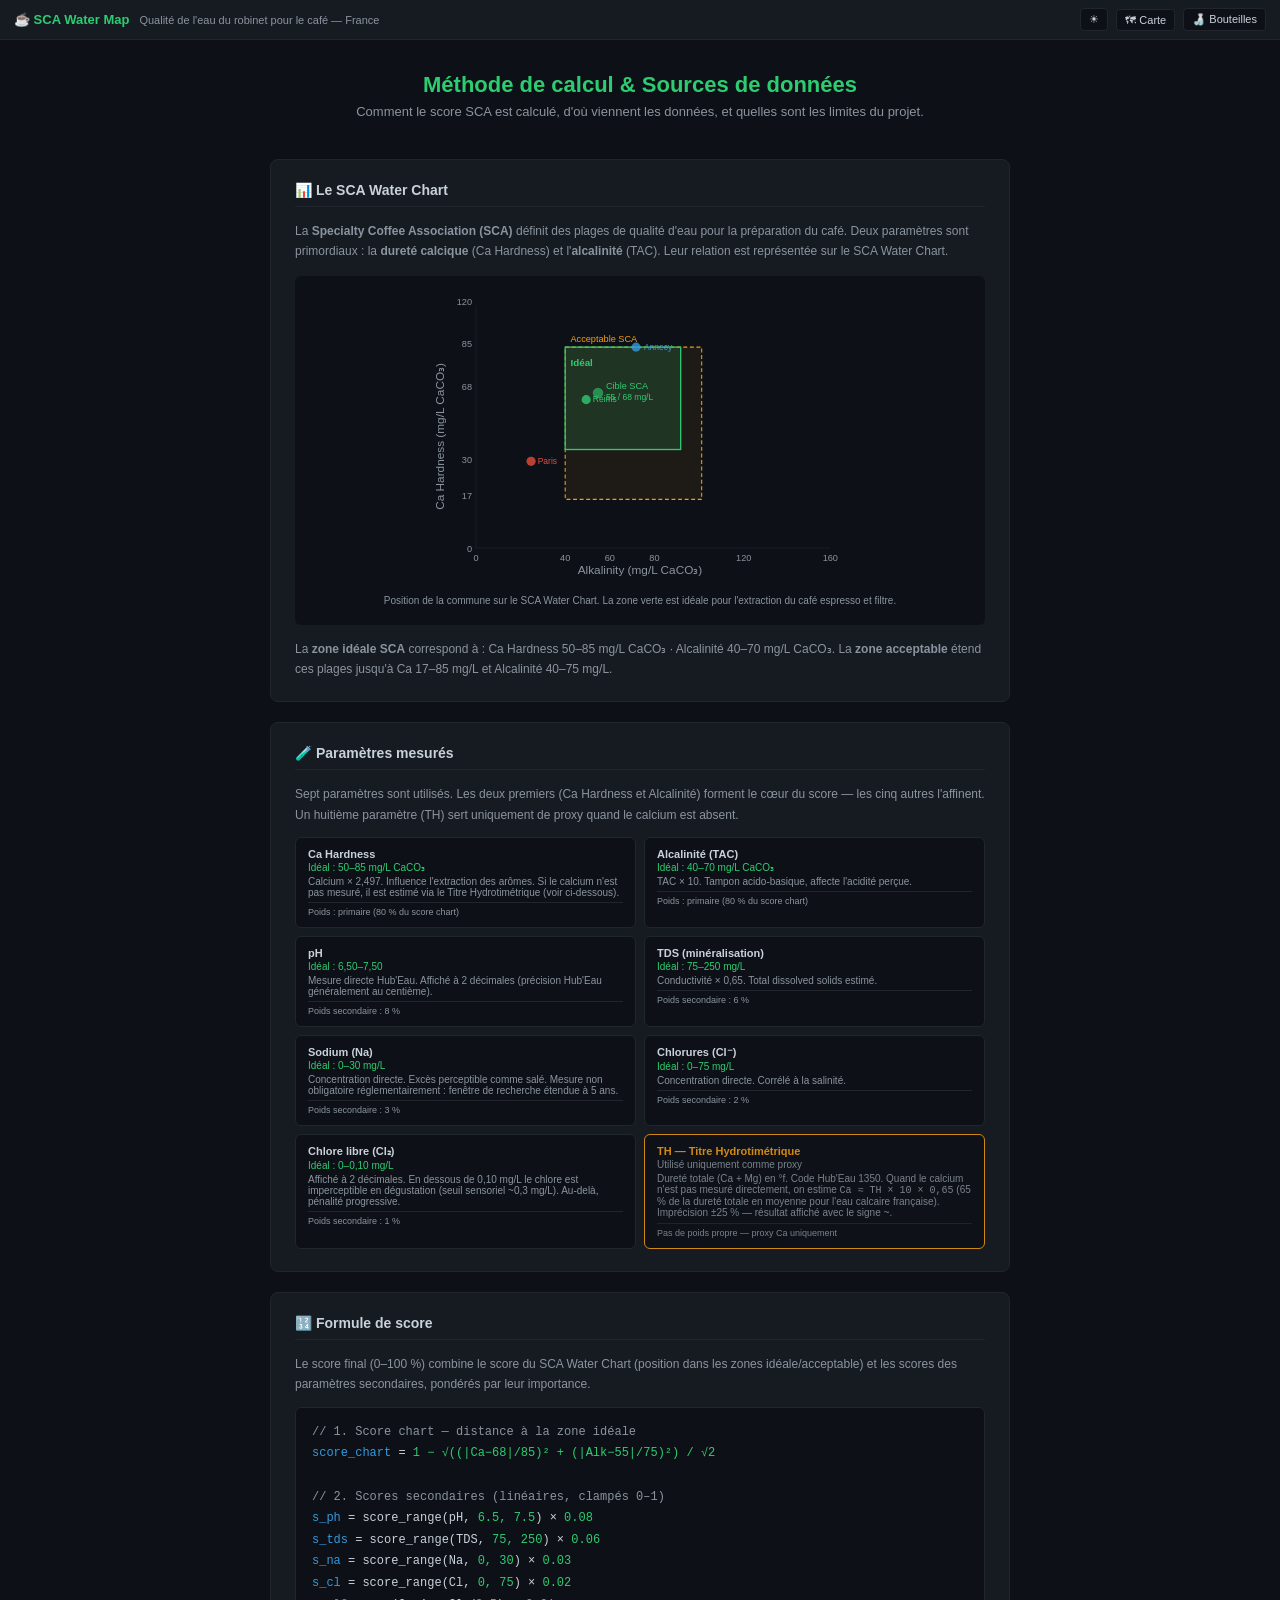
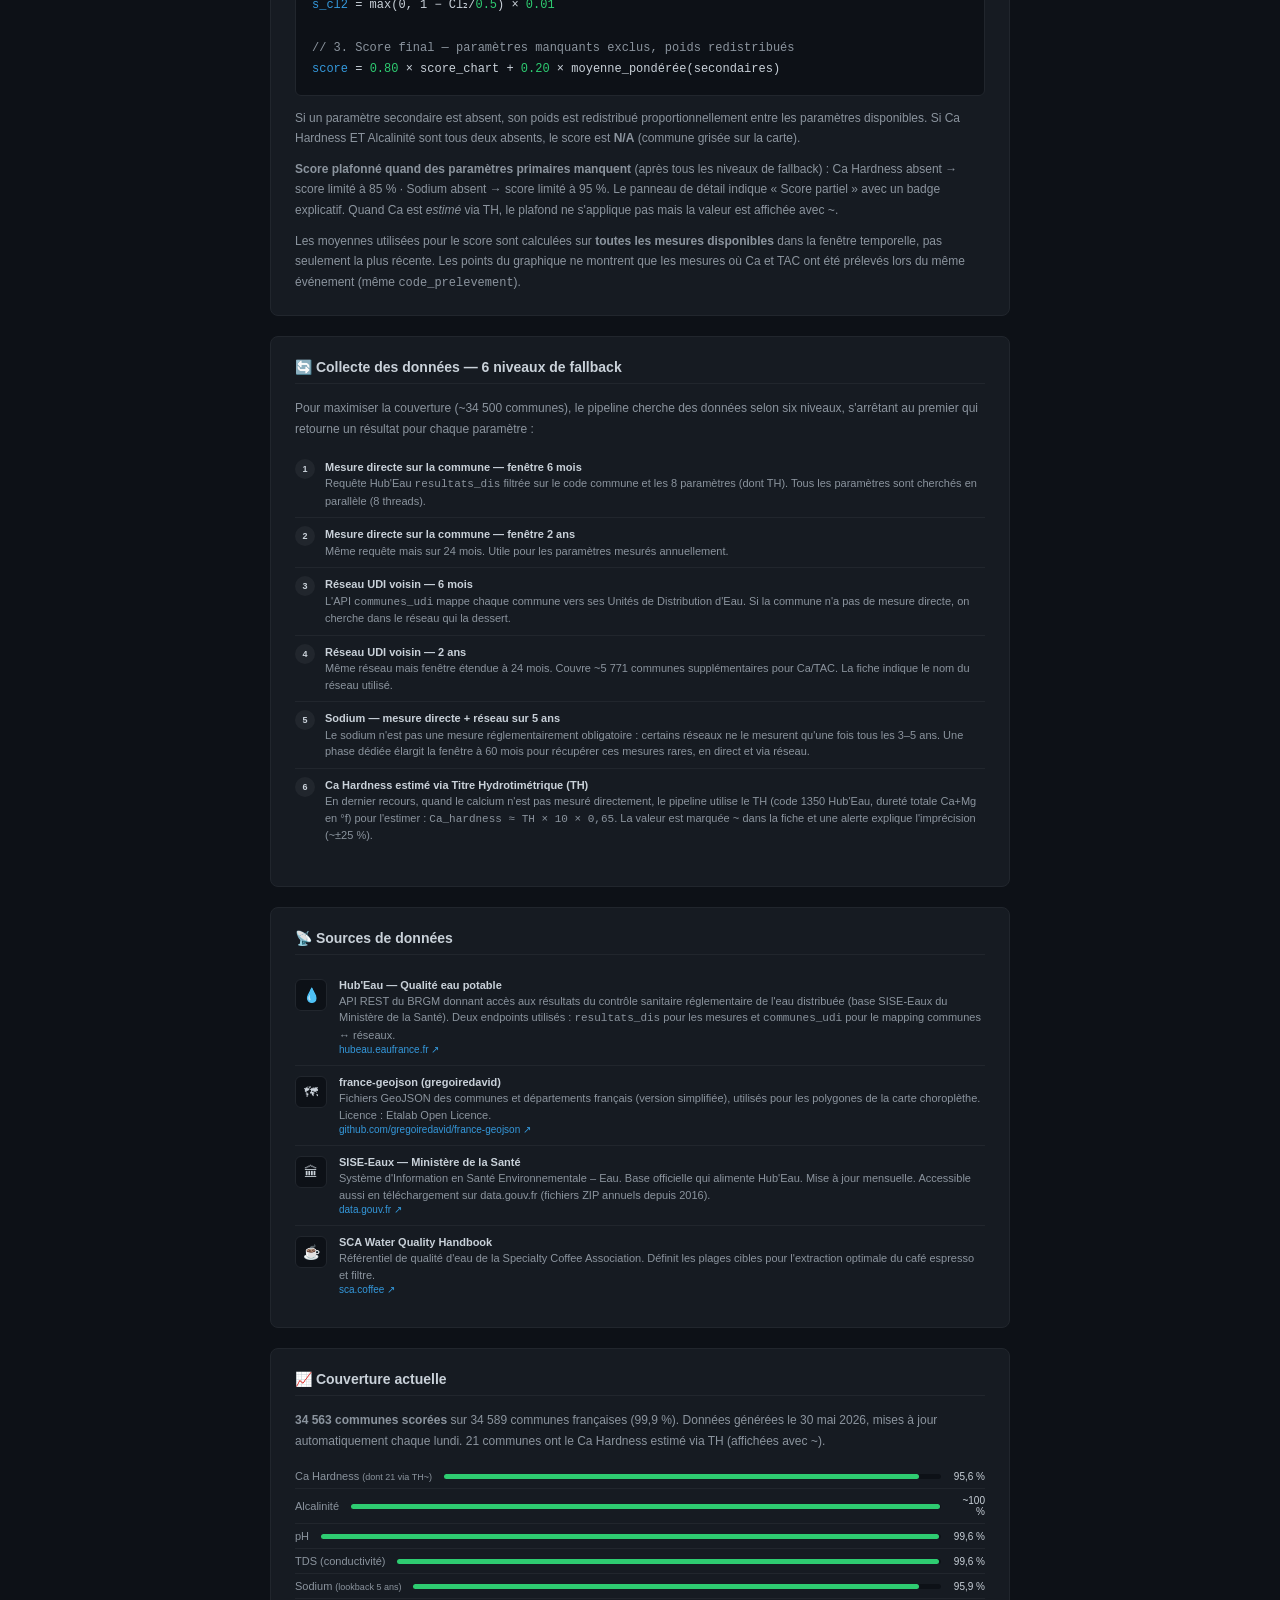
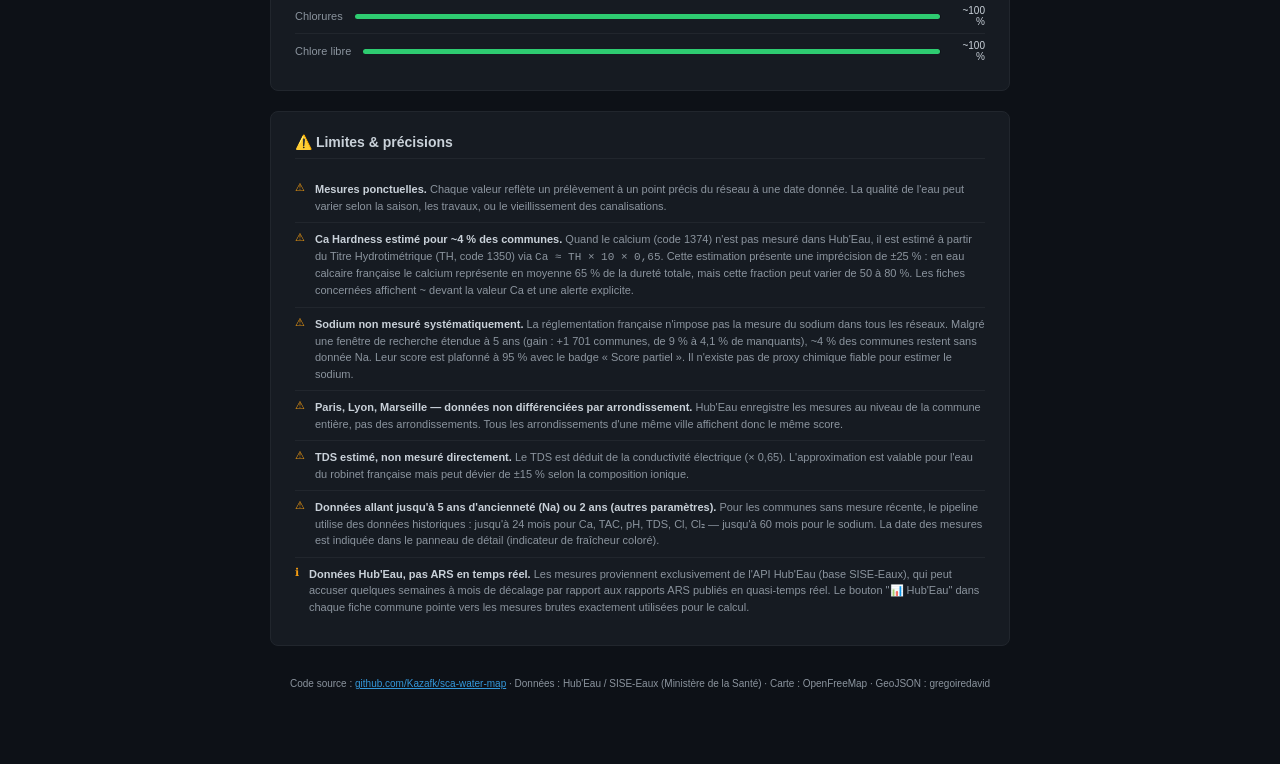
<file: about.html>
<!DOCTYPE html>
<html lang="fr">
<head>
  <meta charset="UTF-8">
  <meta name="viewport" content="width=device-width, initial-scale=1.0">
  <title>Méthode & Sources — SCA Water Map</title>
  <link rel="stylesheet" href="style.css">
  <style>
    body { overflow: auto; }

    #about-layout {
      max-width: 780px;
      margin: 0 auto;
      padding: 32px 20px 80px;
    }

    .about-hero {
      text-align: center;
      margin-bottom: 40px;
    }
    .about-hero h1 {
      font-size: 22px;
      font-weight: bold;
      color: var(--green);
      margin-bottom: 6px;
    }
    .about-hero p {
      color: var(--muted);
      font-size: 13px;
    }

    .about-section {
      background: var(--surface);
      border: 1px solid var(--border);
      border-radius: 8px;
      padding: 22px 24px;
      margin-bottom: 20px;
    }
    .about-section h2 {
      font-size: 14px;
      font-weight: bold;
      color: var(--text);
      margin-bottom: 14px;
      padding-bottom: 8px;
      border-bottom: 1px solid var(--border);
      display: flex;
      align-items: center;
      gap: 8px;
    }
    .about-section p {
      color: var(--muted);
      font-size: 12px;
      line-height: 1.7;
      margin-bottom: 10px;
    }
    .about-section p:last-child { margin-bottom: 0; }

    /* Paramètres table */
    .param-grid {
      display: grid;
      grid-template-columns: 1fr 1fr;
      gap: 8px;
      margin-top: 12px;
    }
    @media (max-width: 600px) { .param-grid { grid-template-columns: 1fr; } }

    .param-card {
      background: var(--bg);
      border: 1px solid var(--border);
      border-radius: 6px;
      padding: 10px 12px;
    }
    .param-card-name {
      font-size: 11px;
      font-weight: bold;
      color: var(--text);
      margin-bottom: 2px;
    }
    .param-card-range {
      font-size: 10px;
      color: var(--green);
    }
    .param-card-note {
      font-size: 10px;
      color: var(--muted);
      margin-top: 3px;
    }
    .param-card-weight {
      font-size: 9px;
      color: var(--muted);
      margin-top: 4px;
      padding-top: 4px;
      border-top: 1px solid var(--border);
    }

    /* SCA Chart SVG intégré */
    .sca-chart-container {
      background: var(--bg);
      border-radius: 6px;
      padding: 16px;
      margin: 14px 0;
      text-align: center;
    }

    /* Score formula */
    .formula-box {
      background: var(--bg);
      border: 1px solid var(--border);
      border-radius: 6px;
      padding: 14px 16px;
      margin: 12px 0;
      font-size: 12px;
      font-family: monospace;
      color: var(--text);
      line-height: 1.8;
    }
    .formula-box .comment { color: var(--muted); }
    .formula-box .val { color: var(--green); }
    .formula-box .key { color: var(--blue); }

    /* Fallback steps */
    .fallback-steps {
      counter-reset: step;
      margin: 12px 0;
    }
    .fallback-step {
      display: flex;
      align-items: flex-start;
      gap: 10px;
      padding: 8px 0;
      border-bottom: 1px solid var(--border);
      font-size: 11px;
    }
    .fallback-step:last-child { border-bottom: none; }
    .fallback-step-num {
      width: 20px;
      height: 20px;
      background: var(--border);
      border-radius: 50%;
      display: flex;
      align-items: center;
      justify-content: center;
      font-size: 9px;
      font-weight: bold;
      flex-shrink: 0;
      color: var(--text);
    }
    .fallback-step-content { flex: 1; color: var(--muted); line-height: 1.5; }
    .fallback-step-content strong { color: var(--text); }

    /* Sources list */
    .source-item {
      display: flex;
      gap: 12px;
      padding: 10px 0;
      border-bottom: 1px solid var(--border);
      font-size: 11px;
    }
    .source-item:last-child { border-bottom: none; }
    .source-icon {
      width: 32px;
      height: 32px;
      background: var(--bg);
      border: 1px solid var(--border);
      border-radius: 6px;
      display: flex;
      align-items: center;
      justify-content: center;
      font-size: 14px;
      flex-shrink: 0;
    }
    .source-name { font-weight: bold; color: var(--text); margin-bottom: 2px; }
    .source-desc { color: var(--muted); line-height: 1.5; }
    .source-link { color: var(--blue); text-decoration: none; font-size: 10px; }
    .source-link:hover { text-decoration: underline; }

    /* Coverage badges */
    .coverage-row {
      display: flex;
      justify-content: space-between;
      align-items: center;
      padding: 6px 0;
      border-bottom: 1px solid var(--border);
      font-size: 11px;
    }
    .coverage-row:last-child { border-bottom: none; }
    .coverage-param { color: var(--muted); }
    .coverage-bar-wrap { flex: 1; margin: 0 12px; }
    .coverage-bar-bg { background: var(--bg); border-radius: 3px; height: 5px; }
    .coverage-bar-fill { height: 100%; border-radius: 3px; }
    .coverage-pct { font-size: 10px; color: var(--text); width: 32px; text-align: right; }

    /* Limitations */
    .limit-item {
      display: flex;
      gap: 10px;
      padding: 8px 0;
      font-size: 11px;
      border-bottom: 1px solid var(--border);
    }
    .limit-item:last-child { border-bottom: none; }
    .limit-icon { color: var(--orange); flex-shrink: 0; }
    .limit-text { color: var(--muted); line-height: 1.5; }
    .limit-text strong { color: var(--text); }

    /* Back link */
    .back-link {
      display: inline-flex;
      align-items: center;
      gap: 6px;
      color: var(--muted);
      text-decoration: none;
      font-size: 11px;
      margin-bottom: 28px;
    }
    .back-link:hover { color: var(--text); }
  </style>
</head>
<body>
  <!-- Thème appliqué immédiatement pour éviter le flash clair→sombre -->
  <script>if(localStorage.getItem('sca-theme')==='light')document.body.dataset.theme='light';</script>
  <header id="topbar">
    <div id="brand">
      <span id="brand-title">☕ SCA Water Map</span>
      <span id="brand-subtitle">Qualité de l'eau du robinet pour le café — France</span>
    </div>
    <div id="controls">
      <button id="btn-theme" class="btn-icon" title="Basculer thème"></button>
      <a href="index.html"   class="btn-icon" style="text-decoration:none">🗺 Carte</a>
      <a href="bottled.html" class="btn-icon" style="text-decoration:none">🍶 Bouteilles</a>
    </div>
  </header>

  <div id="about-layout">
    <div class="about-hero">
      <h1>Méthode de calcul & Sources de données</h1>
      <p>Comment le score SCA est calculé, d'où viennent les données, et quelles sont les limites du projet.</p>
    </div>

    <!-- ── SCA Water Chart ─────────────────────────────────────────────── -->
    <div class="about-section">
      <h2>📊 Le SCA Water Chart</h2>
      <p>
        La <strong>Specialty Coffee Association (SCA)</strong> définit des plages de qualité d'eau pour la préparation du café.
        Deux paramètres sont primordiaux : la <strong>dureté calcique</strong> (Ca Hardness) et l'<strong>alcalinité</strong> (TAC).
        Leur relation est représentée sur le SCA Water Chart.
      </p>

      <div class="sca-chart-container">
        <svg viewBox="0 0 320 220" style="width:100%;max-width:420px">
          <rect width="320" height="220" style="fill:var(--bg)" rx="6"/>

          <!-- Axes labels -->
          <text x="160" y="215" style="fill:var(--muted)" font-size="9" text-anchor="middle" font-family="sans-serif">Alkalinity (mg/L CaCO₃)</text>
          <text x="11" y="110" style="fill:var(--muted)" font-size="9" text-anchor="middle" font-family="sans-serif" transform="rotate(-90,11,110)">Ca Hardness (mg/L CaCO₃)</text>

          <!-- Grid lines -->
          <line x1="35" y1="10" x2="35" y2="195" style="stroke:var(--border)" stroke-width="0.5"/>
          <line x1="35" y1="195" x2="305" y2="195" style="stroke:var(--border)" stroke-width="0.5"/>

          <!-- Axis ticks X -->
          <text x="35"  y="205" style="fill:var(--muted)" font-size="7" text-anchor="middle" font-family="sans-serif">0</text>
          <text x="103" y="205" style="fill:var(--muted)" font-size="7" text-anchor="middle" font-family="sans-serif">40</text>
          <text x="137" y="205" style="fill:var(--muted)" font-size="7" text-anchor="middle" font-family="sans-serif">60</text>
          <text x="171" y="205" style="fill:var(--muted)" font-size="7" text-anchor="middle" font-family="sans-serif">80</text>
          <text x="239" y="205" style="fill:var(--muted)" font-size="7" text-anchor="middle" font-family="sans-serif">120</text>
          <text x="305" y="205" style="fill:var(--muted)" font-size="7" text-anchor="middle" font-family="sans-serif">160</text>

          <!-- Axis ticks Y -->
          <text x="32" y="198" style="fill:var(--muted)" font-size="7" text-anchor="end" font-family="sans-serif">0</text>
          <text x="32" y="158" style="fill:var(--muted)" font-size="7" text-anchor="end" font-family="sans-serif">17</text>
          <text x="32" y="130" style="fill:var(--muted)" font-size="7" text-anchor="end" font-family="sans-serif">30</text>
          <text x="32" y="75"  style="fill:var(--muted)" font-size="7" text-anchor="end" font-family="sans-serif">68</text>
          <text x="32" y="42"  style="fill:var(--muted)" font-size="7" text-anchor="end" font-family="sans-serif">85</text>
          <text x="32" y="10"  style="fill:var(--muted)" font-size="7" text-anchor="end" font-family="sans-serif">120</text>

          <!-- Scale helpers -->
          <!-- sx(v) = 35 + v/160*270, sy(v) = 195 - v/120*185 -->

          <!-- Acceptable zone (alk 40-75, ca 17-85) -->
          <rect x="103" y="42" width="104" height="116"
                fill="#f39c12" fill-opacity=".07" stroke="#f39c12" stroke-width="0.8" stroke-dasharray="3,2"/>
          <text x="107" y="38" fill="#f39c12" font-size="7" font-family="sans-serif">Acceptable SCA</text>

          <!-- Ideal zone (alk 40-70, ca 50-85) -->
          <rect x="103" y="42" width="88" height="78"
                fill="#2ecc71" fill-opacity=".14" stroke="#2ecc71" stroke-width="1"/>
          <text x="107" y="56" fill="#2ecc71" font-size="7.5" font-family="sans-serif" font-weight="bold">Idéal</text>

          <!-- Target point (alk=55, ca=68) → sx(55)=128, sy(68)=77 -->
          <circle cx="128" cy="77" r="4" fill="#2ecc71" fill-opacity=".6"/>
          <text x="134" y="74" fill="#2ecc71" font-size="7" font-family="sans-serif">Cible SCA</text>
          <text x="134" y="82" fill="#2ecc71" font-size="6.5" font-family="sans-serif">55 / 68 mg/L</text>

          <!-- Example city dots -->
          <!-- Annecy: alk≈72, ca≈85 → sx(72)=157, sy(85)=42 -->
          <circle cx="157" cy="42" r="3.5" fill="#3498db" fill-opacity=".8"/>
          <text x="163" y="44" fill="#3498db" font-size="6.5" font-family="sans-serif">Annecy</text>

          <!-- Paris: alk≈25, ca≈43 → sx(25)=77, sy(43)=129 -->
          <circle cx="77" cy="129" r="3.5" fill="#e74c3c" fill-opacity=".8"/>
          <text x="82" y="131" fill="#e74c3c" font-size="6.5" font-family="sans-serif">Paris</text>

          <!-- Reims: alk≈50, ca≈65 → sx(50)=119, sy(65)=82 -->
          <circle cx="119" cy="82" r="3.5" fill="#2ecc71" fill-opacity=".8"/>
          <text x="124" y="84" fill="#2ecc71" font-size="6.5" font-family="sans-serif">Reims</text>
        </svg>
        <p style="font-size:10px;color:var(--muted);margin-top:8px;margin-bottom:0">
          Position de la commune sur le SCA Water Chart. La zone verte est idéale pour l'extraction du café espresso et filtre.
        </p>
      </div>

      <p>
        La <strong>zone idéale SCA</strong> correspond à : Ca Hardness 50–85 mg/L CaCO₃ · Alcalinité 40–70 mg/L CaCO₃.
        La <strong>zone acceptable</strong> étend ces plages jusqu'à Ca 17–85 mg/L et Alcalinité 40–75 mg/L.
      </p>
    </div>

    <!-- ── Paramètres ──────────────────────────────────────────────────── -->
    <div class="about-section">
      <h2>🧪 Paramètres mesurés</h2>
      <p>Sept paramètres sont utilisés. Les deux premiers (Ca Hardness et Alcalinité) forment le cœur du score — les cinq autres l'affinent.
         Un huitième paramètre (TH) sert uniquement de proxy quand le calcium est absent.</p>

      <div class="param-grid">
        <div class="param-card">
          <div class="param-card-name">Ca Hardness</div>
          <div class="param-card-range">Idéal : 50–85 mg/L CaCO₃</div>
          <div class="param-card-note">Calcium × 2,497. Influence l'extraction des arômes.
            Si le calcium n'est pas mesuré, il est estimé via le Titre Hydrotimétrique (voir ci-dessous).</div>
          <div class="param-card-weight">Poids : primaire (80 % du score chart)</div>
        </div>
        <div class="param-card">
          <div class="param-card-name">Alcalinité (TAC)</div>
          <div class="param-card-range">Idéal : 40–70 mg/L CaCO₃</div>
          <div class="param-card-note">TAC × 10. Tampon acido-basique, affecte l'acidité perçue.</div>
          <div class="param-card-weight">Poids : primaire (80 % du score chart)</div>
        </div>
        <div class="param-card">
          <div class="param-card-name">pH</div>
          <div class="param-card-range">Idéal : 6,50–7,50</div>
          <div class="param-card-note">Mesure directe Hub'Eau. Affiché à 2 décimales (précision Hub'Eau généralement au centième).</div>
          <div class="param-card-weight">Poids secondaire : 8 %</div>
        </div>
        <div class="param-card">
          <div class="param-card-name">TDS (minéralisation)</div>
          <div class="param-card-range">Idéal : 75–250 mg/L</div>
          <div class="param-card-note">Conductivité × 0,65. Total dissolved solids estimé.</div>
          <div class="param-card-weight">Poids secondaire : 6 %</div>
        </div>
        <div class="param-card">
          <div class="param-card-name">Sodium (Na)</div>
          <div class="param-card-range">Idéal : 0–30 mg/L</div>
          <div class="param-card-note">Concentration directe. Excès perceptible comme salé.
            Mesure non obligatoire réglementairement : fenêtre de recherche étendue à 5 ans.</div>
          <div class="param-card-weight">Poids secondaire : 3 %</div>
        </div>
        <div class="param-card">
          <div class="param-card-name">Chlorures (Cl⁻)</div>
          <div class="param-card-range">Idéal : 0–75 mg/L</div>
          <div class="param-card-note">Concentration directe. Corrélé à la salinité.</div>
          <div class="param-card-weight">Poids secondaire : 2 %</div>
        </div>
        <div class="param-card">
          <div class="param-card-name">Chlore libre (Cl₂)</div>
          <div class="param-card-range">Idéal : 0–0,10 mg/L</div>
          <div class="param-card-note">Affiché à 2 décimales. En dessous de 0,10 mg/L le chlore est imperceptible en dégustation (seuil sensoriel ~0,3 mg/L). Au-delà, pénalité progressive.</div>
          <div class="param-card-weight">Poids secondaire : 1 %</div>
        </div>
        <div class="param-card" style="border-color:var(--orange);opacity:.85">
          <div class="param-card-name" style="color:var(--orange)">TH — Titre Hydrotimétrique</div>
          <div class="param-card-range" style="color:var(--muted)">Utilisé uniquement comme proxy</div>
          <div class="param-card-note">Dureté totale (Ca + Mg) en °f. Code Hub'Eau 1350.
            Quand le calcium n'est pas mesuré directement, on estime <code>Ca ≈ TH × 10 × 0,65</code>
            (65 % de la dureté totale en moyenne pour l'eau calcaire française).
            Imprécision ±25 % — résultat affiché avec le signe <code>~</code>.</div>
          <div class="param-card-weight">Pas de poids propre — proxy Ca uniquement</div>
        </div>
      </div>
    </div>

    <!-- ── Formule de score ────────────────────────────────────────────── -->
    <div class="about-section">
      <h2>🔢 Formule de score</h2>
      <p>
        Le score final (0–100 %) combine le score du SCA Water Chart (position dans les zones idéale/acceptable)
        et les scores des paramètres secondaires, pondérés par leur importance.
      </p>

      <div class="formula-box">
        <span class="comment">// 1. Score chart — distance à la zone idéale</span><br>
        <span class="key">score_chart</span> = <span class="val">1 − √((|Ca−68|/85)² + (|Alk−55|/75)²) / √2</span><br><br>
        <span class="comment">// 2. Scores secondaires (linéaires, clampés 0–1)</span><br>
        <span class="key">s_ph</span>  = score_range(pH,  <span class="val">6.5, 7.5</span>)  × <span class="val">0.08</span><br>
        <span class="key">s_tds</span> = score_range(TDS, <span class="val">75, 250</span>)  × <span class="val">0.06</span><br>
        <span class="key">s_na</span>  = score_range(Na,  <span class="val">0, 30</span>)    × <span class="val">0.03</span><br>
        <span class="key">s_cl</span>  = score_range(Cl,  <span class="val">0, 75</span>)    × <span class="val">0.02</span><br>
        <span class="key">s_cl2</span> = max(0, 1 − Cl₂/<span class="val">0.5</span>)         × <span class="val">0.01</span><br><br>
        <span class="comment">// 3. Score final — paramètres manquants exclus, poids redistribués</span><br>
        <span class="key">score</span> = <span class="val">0.80</span> × score_chart + <span class="val">0.20</span> × moyenne_pondérée(secondaires)
      </div>

      <p>
        Si un paramètre secondaire est absent, son poids est redistribué proportionnellement entre les paramètres disponibles.
        Si Ca Hardness ET Alcalinité sont tous deux absents, le score est <strong>N/A</strong> (commune grisée sur la carte).
      </p>
      <p>
        <strong>Score plafonné quand des paramètres primaires manquent</strong> (après tous les niveaux de fallback) :
        Ca Hardness absent → score limité à 85 % · Sodium absent → score limité à 95 %.
        Le panneau de détail indique « Score partiel » avec un badge explicatif.
        Quand Ca est <em>estimé</em> via TH, le plafond ne s'applique pas mais la valeur est affichée avec <code>~</code>.
      </p>
      <p>
        Les moyennes utilisées pour le score sont calculées sur <strong>toutes les mesures disponibles</strong> dans la fenêtre temporelle,
        pas seulement la plus récente. Les points du graphique ne montrent que les mesures où Ca et TAC ont été prélevés
        lors du même événement (même <code>code_prelevement</code>).
      </p>
    </div>

    <!-- ── Méthode de collecte ─────────────────────────────────────────── -->
    <div class="about-section">
      <h2>🔄 Collecte des données — 6 niveaux de fallback</h2>
      <p>
        Pour maximiser la couverture (~34 500 communes), le pipeline cherche des données selon six niveaux,
        s'arrêtant au premier qui retourne un résultat pour chaque paramètre :
      </p>

      <div class="fallback-steps">
        <div class="fallback-step">
          <div class="fallback-step-num">1</div>
          <div class="fallback-step-content">
            <strong>Mesure directe sur la commune — fenêtre 6 mois</strong><br>
            Requête Hub'Eau <code>resultats_dis</code> filtrée sur le code commune et les 8 paramètres (dont TH).
            Tous les paramètres sont cherchés en parallèle (8 threads).
          </div>
        </div>
        <div class="fallback-step">
          <div class="fallback-step-num">2</div>
          <div class="fallback-step-content">
            <strong>Mesure directe sur la commune — fenêtre 2 ans</strong><br>
            Même requête mais sur 24 mois. Utile pour les paramètres mesurés annuellement.
          </div>
        </div>
        <div class="fallback-step">
          <div class="fallback-step-num">3</div>
          <div class="fallback-step-content">
            <strong>Réseau UDI voisin — 6 mois</strong><br>
            L'API <code>communes_udi</code> mappe chaque commune vers ses Unités de Distribution d'Eau.
            Si la commune n'a pas de mesure directe, on cherche dans le réseau qui la dessert.
          </div>
        </div>
        <div class="fallback-step">
          <div class="fallback-step-num">4</div>
          <div class="fallback-step-content">
            <strong>Réseau UDI voisin — 2 ans</strong><br>
            Même réseau mais fenêtre étendue à 24 mois. Couvre ~5 771 communes supplémentaires pour Ca/TAC.
            La fiche indique le nom du réseau utilisé.
          </div>
        </div>
        <div class="fallback-step">
          <div class="fallback-step-num">5</div>
          <div class="fallback-step-content">
            <strong>Sodium — mesure directe + réseau sur 5 ans</strong><br>
            Le sodium n'est pas une mesure réglementairement obligatoire : certains réseaux ne le mesurent
            qu'une fois tous les 3–5 ans. Une phase dédiée élargit la fenêtre à 60 mois pour récupérer
            ces mesures rares, en direct et via réseau.
          </div>
        </div>
        <div class="fallback-step">
          <div class="fallback-step-num">6</div>
          <div class="fallback-step-content">
            <strong>Ca Hardness estimé via Titre Hydrotimétrique (TH)</strong><br>
            En dernier recours, quand le calcium n'est pas mesuré directement, le pipeline utilise
            le TH (code 1350 Hub'Eau, dureté totale Ca+Mg en °f) pour l'estimer :
            <code>Ca_hardness ≈ TH × 10 × 0,65</code>. La valeur est marquée <code>~</code> dans la fiche
            et une alerte explique l'imprécision (~±25 %).
          </div>
        </div>
      </div>
    </div>

    <!-- ── Sources ────────────────────────────────────────────────────── -->
    <div class="about-section">
      <h2>📡 Sources de données</h2>

      <div class="source-item">
        <div class="source-icon">💧</div>
        <div>
          <div class="source-name">Hub'Eau — Qualité eau potable</div>
          <div class="source-desc">
            API REST du BRGM donnant accès aux résultats du contrôle sanitaire réglementaire
            de l'eau distribuée (base SISE-Eaux du Ministère de la Santé).
            Deux endpoints utilisés : <code>resultats_dis</code> pour les mesures et
            <code>communes_udi</code> pour le mapping communes ↔ réseaux.
          </div>
          <a class="source-link" href="https://hubeau.eaufrance.fr/page/api-qualite-eau-potable" target="_blank">
            hubeau.eaufrance.fr ↗
          </a>
        </div>
      </div>

      <div class="source-item">
        <div class="source-icon">🗺</div>
        <div>
          <div class="source-name">france-geojson (gregoiredavid)</div>
          <div class="source-desc">
            Fichiers GeoJSON des communes et départements français (version simplifiée),
            utilisés pour les polygones de la carte choroplèthe.
            Licence : Etalab Open Licence.
          </div>
          <a class="source-link" href="https://github.com/gregoiredavid/france-geojson" target="_blank">
            github.com/gregoiredavid/france-geojson ↗
          </a>
        </div>
      </div>

      <div class="source-item">
        <div class="source-icon">🏛</div>
        <div>
          <div class="source-name">SISE-Eaux — Ministère de la Santé</div>
          <div class="source-desc">
            Système d'Information en Santé Environnementale – Eau. Base officielle qui alimente
            Hub'Eau. Mise à jour mensuelle. Accessible aussi en téléchargement sur data.gouv.fr
            (fichiers ZIP annuels depuis 2016).
          </div>
          <a class="source-link" href="https://www.data.gouv.fr/datasets/resultats-du-controle-sanitaire-de-leau-distribuee-commune-par-commune" target="_blank">
            data.gouv.fr ↗
          </a>
        </div>
      </div>

      <div class="source-item">
        <div class="source-icon">☕</div>
        <div>
          <div class="source-name">SCA Water Quality Handbook</div>
          <div class="source-desc">
            Référentiel de qualité d'eau de la Specialty Coffee Association.
            Définit les plages cibles pour l'extraction optimale du café espresso et filtre.
          </div>
          <a class="source-link" href="https://sca.coffee" target="_blank">sca.coffee ↗</a>
        </div>
      </div>
    </div>

    <!-- ── Couverture ──────────────────────────────────────────────────── -->
    <div class="about-section">
      <h2>📈 Couverture actuelle</h2>
      <p>
        <strong>34 563 communes scorées</strong> sur 34 589 communes françaises (99,9 %).
        Données générées le 30 mai 2026, mises à jour automatiquement chaque lundi.
        21 communes ont le Ca Hardness estimé via TH (affichées avec <code>~</code>).
      </p>

      <div style="margin-top:12px">
        <div class="coverage-row">
          <span class="coverage-param">Ca Hardness <span style="color:var(--muted);font-size:9px">(dont 21 via TH~)</span></span>
          <div class="coverage-bar-wrap"><div class="coverage-bar-bg"><div class="coverage-bar-fill" style="width:95.6%;background:#2ecc71"></div></div></div>
          <span class="coverage-pct">95,6 %</span>
        </div>
        <div class="coverage-row">
          <span class="coverage-param">Alcalinité</span>
          <div class="coverage-bar-wrap"><div class="coverage-bar-bg"><div class="coverage-bar-fill" style="width:99.9%;background:#2ecc71"></div></div></div>
          <span class="coverage-pct">~100 %</span>
        </div>
        <div class="coverage-row">
          <span class="coverage-param">pH</span>
          <div class="coverage-bar-wrap"><div class="coverage-bar-bg"><div class="coverage-bar-fill" style="width:99.6%;background:#2ecc71"></div></div></div>
          <span class="coverage-pct">99,6 %</span>
        </div>
        <div class="coverage-row">
          <span class="coverage-param">TDS (conductivité)</span>
          <div class="coverage-bar-wrap"><div class="coverage-bar-bg"><div class="coverage-bar-fill" style="width:99.6%;background:#2ecc71"></div></div></div>
          <span class="coverage-pct">99,6 %</span>
        </div>
        <div class="coverage-row">
          <span class="coverage-param">Sodium <span style="color:var(--muted);font-size:9px">(lookback 5 ans)</span></span>
          <div class="coverage-bar-wrap"><div class="coverage-bar-bg"><div class="coverage-bar-fill" style="width:95.9%;background:#2ecc71"></div></div></div>
          <span class="coverage-pct">95,9 %</span>
        </div>
        <div class="coverage-row">
          <span class="coverage-param">Chlorures</span>
          <div class="coverage-bar-wrap"><div class="coverage-bar-bg"><div class="coverage-bar-fill" style="width:99.9%;background:#2ecc71"></div></div></div>
          <span class="coverage-pct">~100 %</span>
        </div>
        <div class="coverage-row">
          <span class="coverage-param">Chlore libre</span>
          <div class="coverage-bar-wrap"><div class="coverage-bar-bg"><div class="coverage-bar-fill" style="width:99.9%;background:#2ecc71"></div></div></div>
          <span class="coverage-pct">~100 %</span>
        </div>
      </div>
    </div>

    <!-- ── Limites ─────────────────────────────────────────────────────── -->
    <div class="about-section">
      <h2>⚠️ Limites & précisions</h2>

      <div class="limit-item">
        <div class="limit-icon">⚠</div>
        <div class="limit-text">
          <strong>Mesures ponctuelles.</strong>
          Chaque valeur reflète un prélèvement à un point précis du réseau à une date donnée.
          La qualité de l'eau peut varier selon la saison, les travaux, ou le vieillissement des canalisations.
        </div>
      </div>
      <div class="limit-item">
        <div class="limit-icon">⚠</div>
        <div class="limit-text">
          <strong>Ca Hardness estimé pour ~4 % des communes.</strong>
          Quand le calcium (code 1374) n'est pas mesuré dans Hub'Eau, il est estimé à partir du
          Titre Hydrotimétrique (TH, code 1350) via <code>Ca ≈ TH × 10 × 0,65</code>.
          Cette estimation présente une imprécision de ±25 % : en eau calcaire française le calcium
          représente en moyenne 65 % de la dureté totale, mais cette fraction peut varier de 50 à 80 %.
          Les fiches concernées affichent <code>~</code> devant la valeur Ca et une alerte explicite.
        </div>
      </div>
      <div class="limit-item">
        <div class="limit-icon">⚠</div>
        <div class="limit-text">
          <strong>Sodium non mesuré systématiquement.</strong>
          La réglementation française n'impose pas la mesure du sodium dans tous les réseaux.
          Malgré une fenêtre de recherche étendue à 5 ans (gain : +1 701 communes, de 9 % à 4,1 % de manquants), ~4 % des communes restent sans donnée Na.
          Leur score est plafonné à 95 % avec le badge « Score partiel ».
          Il n'existe pas de proxy chimique fiable pour estimer le sodium.
        </div>
      </div>
      <div class="limit-item">
        <div class="limit-icon">⚠</div>
        <div class="limit-text">
          <strong>Paris, Lyon, Marseille — données non différenciées par arrondissement.</strong>
          Hub'Eau enregistre les mesures au niveau de la commune entière, pas des arrondissements.
          Tous les arrondissements d'une même ville affichent donc le même score.
        </div>
      </div>
      <div class="limit-item">
        <div class="limit-icon">⚠</div>
        <div class="limit-text">
          <strong>TDS estimé, non mesuré directement.</strong>
          Le TDS est déduit de la conductivité électrique (× 0,65). L'approximation est valable
          pour l'eau du robinet française mais peut dévier de ±15 % selon la composition ionique.
        </div>
      </div>
      <div class="limit-item">
        <div class="limit-icon">⚠</div>
        <div class="limit-text">
          <strong>Données allant jusqu'à 5 ans d'ancienneté (Na) ou 2 ans (autres paramètres).</strong>
          Pour les communes sans mesure récente, le pipeline utilise des données historiques :
          jusqu'à 24 mois pour Ca, TAC, pH, TDS, Cl, Cl₂ — jusqu'à 60 mois pour le sodium.
          La date des mesures est indiquée dans le panneau de détail (indicateur de fraîcheur coloré).
        </div>
      </div>
      <div class="limit-item">
        <div class="limit-icon">ℹ</div>
        <div class="limit-text">
          <strong>Données Hub'Eau, pas ARS en temps réel.</strong>
          Les mesures proviennent exclusivement de l'API Hub'Eau (base SISE-Eaux), qui peut accuser
          quelques semaines à mois de décalage par rapport aux rapports ARS publiés en quasi-temps réel.
          Le bouton "📊 Hub'Eau" dans chaque fiche commune pointe vers les mesures brutes
          exactement utilisées pour le calcul.
        </div>
      </div>
    </div>

    <!-- ── Footer ─────────────────────────────────────────────────────── -->
    <p style="text-align:center;color:var(--muted);font-size:10px;margin-top:32px">
      Code source : <a href="https://github.com/Kazafk/sca-water-map" target="_blank" style="color:var(--blue)">github.com/Kazafk/sca-water-map</a>
      · Données : Hub'Eau / SISE-Eaux (Ministère de la Santé)
      · Carte : OpenFreeMap · GeoJSON : gregoiredavid
    </p>
  </div>
  <script>
    (function () {
      var btn = document.getElementById('btn-theme');
      var theme = localStorage.getItem('sca-theme') || 'dark';

      function applyTheme(t) {
        document.body.dataset.theme = t === 'light' ? 'light' : '';
        btn.textContent = t === 'light' ? '🌙' : '☀';
        localStorage.setItem('sca-theme', t);
      }

      applyTheme(theme);
      btn.addEventListener('click', function () {
        theme = theme === 'dark' ? 'light' : 'dark';
        applyTheme(theme);
      });
    })();
  </script>
</body>
</html>
</file>
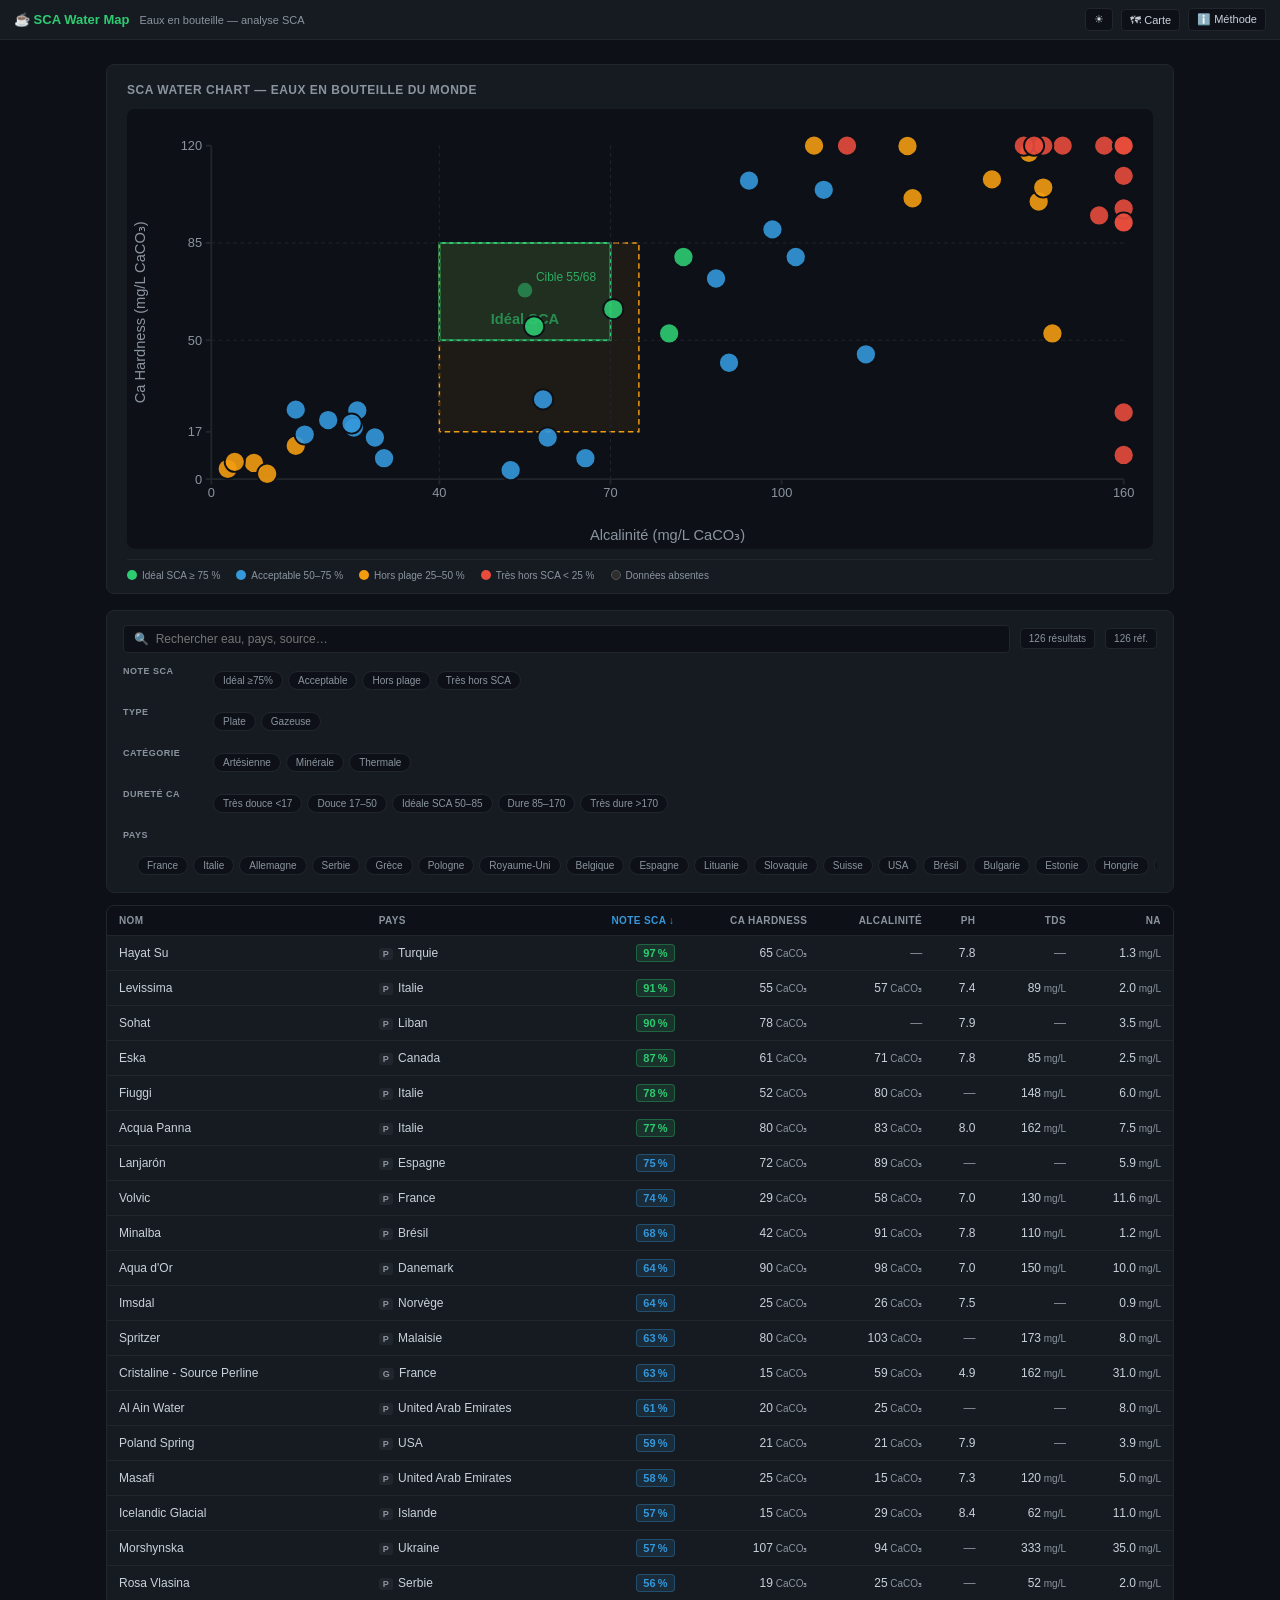
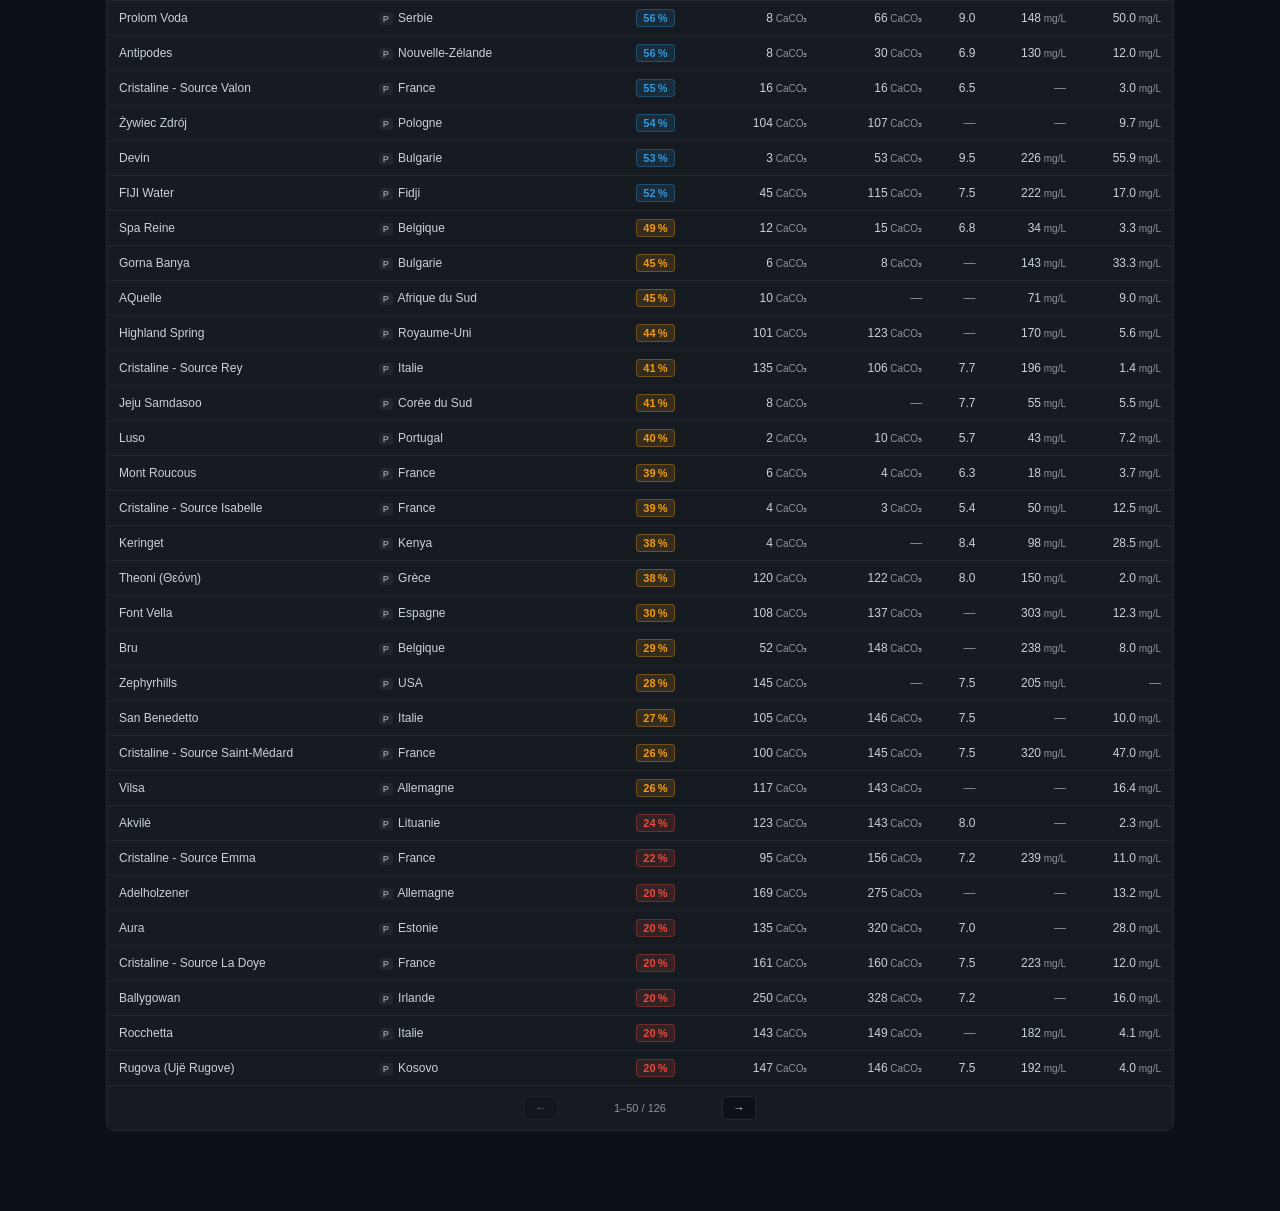
<file: bottled.html>
<!DOCTYPE html>
<html lang="fr">
<head>
  <meta charset="UTF-8">
  <meta name="viewport" content="width=device-width, initial-scale=1.0">
  <title>Eaux en bouteille — SCA Water Map</title>
  <link rel="stylesheet" href="style.css">
  <style>
    body { overflow: auto; }

    /* ── Layout ── */
    #bottled-layout {
      max-width: 1100px;
      margin: 0 auto;
      padding: 24px 16px 80px;
    }

    /* ── Chart section ── */
    #chart-section {
      background: var(--surface);
      border: 1px solid var(--border);
      border-radius: 8px;
      padding: 18px 20px 12px;
      margin-bottom: 16px;
    }
    .b-section-title {
      font-size: 12px;
      font-weight: bold;
      color: var(--muted);
      text-transform: uppercase;
      letter-spacing: .5px;
      margin-bottom: 12px;
    }
    #chart-container { width: 100%; }

    .b-chart-legend {
      display: flex;
      gap: 16px;
      flex-wrap: wrap;
      margin-top: 10px;
      padding-top: 10px;
      border-top: 1px solid var(--border);
    }
    .b-legend-item {
      display: flex;
      align-items: center;
      gap: 5px;
      font-size: 10px;
      color: var(--muted);
    }
    .b-legend-dot {
      width: 10px;
      height: 10px;
      border-radius: 50%;
      flex-shrink: 0;
    }

    /* ── Filter bar ── */
    .b-filter-bar {
      background: var(--surface);
      border: 1px solid var(--border);
      border-radius: 8px;
      padding: 14px 16px;
      margin-bottom: 12px;
      display: flex;
      flex-direction: column;
      gap: 10px;
    }
    .b-search-row {
      display: flex;
      align-items: center;
      gap: 10px;
    }
    #b-search {
      flex: 1;
      background: var(--bg);
      border: 1px solid var(--border);
      border-radius: 4px;
      color: var(--text);
      padding: 6px 10px;
      font-size: 12px;
      outline: none;
    }
    #b-search:focus { border-color: var(--blue); }
    .b-count {
      font-size: 10px;
      color: var(--muted);
      white-space: nowrap;
      background: var(--bg);
      border: 1px solid var(--border);
      border-radius: 4px;
      padding: 4px 8px;
    }
    .b-filter-group {
      display: flex;
      align-items: flex-start;
      gap: 8px;
      flex-wrap: wrap;
    }
    .b-filter-label {
      font-size: 9px;
      font-weight: bold;
      color: var(--muted);
      text-transform: uppercase;
      letter-spacing: .5px;
      padding-top: 3px;
      min-width: 68px;
      flex-shrink: 0;
    }
    .b-pays-pills {
      overflow-x: auto;
      flex-wrap: nowrap;
      padding-bottom: 3px;
    }

    /* ── Table ── */
    .b-table-wrap {
      background: var(--surface);
      border: 1px solid var(--border);
      border-radius: 8px;
      overflow-x: auto;
    }
    .b-table {
      width: 100%;
      border-collapse: collapse;
      font-size: 12px;
    }
    .b-table thead {
      background: var(--bg);
      border-bottom: 1px solid var(--border);
    }
    .b-th {
      padding: 9px 12px;
      font-size: 10px;
      font-weight: bold;
      color: var(--muted);
      text-transform: uppercase;
      letter-spacing: .4px;
      cursor: pointer;
      white-space: nowrap;
      user-select: none;
    }
    .b-th:hover { color: var(--text); }
    .b-th-active { color: var(--blue) !important; }
    .b-table tbody tr { border-bottom: 1px solid var(--border); }
    .b-table tbody tr:last-child:not(.b-detail-row) { border-bottom: none; }
    .b-row { cursor: pointer; transition: background .12s; }
    .b-row:hover { background: var(--bg); }
    .b-row-sel { background: var(--bg) !important; }
    .b-row td { padding: 8px 12px; vertical-align: middle; }
    .b-detail-row td { padding: 0; }
    .b-score-badge {
      display: inline-block;
      border-radius: 4px;
      padding: 2px 6px;
      font-size: 11px;
      font-weight: bold;
      font-variant-numeric: tabular-nums;
    }
    .b-type-badge {
      display: inline-block;
      background: var(--border);
      color: var(--muted);
      border-radius: 3px;
      padding: 1px 4px;
      font-size: 9px;
      font-weight: bold;
      margin-right: 2px;
    }
    .b-unit { color: var(--muted); font-size: 10px; }
    .b-val-na { color: var(--muted); }
    .b-no-results { text-align: center; color: var(--muted); padding: 24px; }

    /* ── Detail panel ── */
    .b-detail {
      background: var(--bg);
      border-top: 1px solid var(--border);
      padding: 16px 16px 20px;
      animation: fadeDown .18s ease;
    }
    @keyframes fadeDown {
      from { opacity: 0; transform: translateY(-6px); }
      to   { opacity: 1; transform: translateY(0); }
    }
    .b-det-header {
      display: flex;
      justify-content: space-between;
      align-items: flex-start;
      margin-bottom: 10px;
    }
    .b-det-name   { font-size: 15px; font-weight: bold; color: var(--text); }
    .b-det-origin { font-size: 11px; color: var(--muted); margin-top: 2px; }
    .b-det-type   { font-size: 10px; color: var(--muted); margin-top: 2px; }
    .b-det-score  { text-align: right; }
    .b-det-score-val { font-size: 22px; font-weight: bold; line-height: 1; }
    .b-det-score-lbl { font-size: 10px; margin-top: 2px; }
    .b-det-desc { font-size: 11px; color: var(--muted); line-height: 1.6; margin-bottom: 14px; border-bottom: 1px solid var(--border); padding-bottom: 12px; }
    .b-det-params {
      display: grid;
      grid-template-columns: 1fr 1fr;
      gap: 16px;
    }
    @media (max-width: 600px) { .b-det-params { grid-template-columns: 1fr; } }
    .b-det-section { }
    .b-det-title {
      font-size: 9px;
      font-weight: bold;
      color: var(--muted);
      text-transform: uppercase;
      letter-spacing: .5px;
      margin-bottom: 8px;
    }
    .b-det-row {
      display: flex;
      justify-content: space-between;
      align-items: center;
      padding: 4px 0;
      border-bottom: 1px solid var(--border);
      font-size: 11px;
    }
    .b-det-row:last-child { border-bottom: none; }
    .b-det-label { color: var(--muted); }
    .b-det-val   { color: var(--text); font-variant-numeric: tabular-nums; }
    .b-det-ok   .b-det-label::before { content: '✓ '; color: var(--green); }
    .b-det-warn .b-det-label::before { content: '↕ '; color: var(--orange); }
    .b-recipe-tip {
      font-size: 11px;
      color: var(--muted);
      padding: 4px 0;
      border-bottom: 1px solid var(--border);
      line-height: 1.5;
    }
    .b-recipe-tip:last-child { border-bottom: none; }

    /* ── Pagination ── */
    .b-pager {
      display: flex;
      align-items: center;
      justify-content: center;
      gap: 12px;
      padding: 10px 16px;
      border-top: 1px solid var(--border);
    }
    .b-pager-btn {
      background: var(--bg);
      border: 1px solid var(--border);
      border-radius: 4px;
      color: var(--text);
      cursor: pointer;
      font-size: 12px;
      padding: 4px 10px;
      transition: background .12s;
    }
    .b-pager-btn:hover:not(:disabled) { background: var(--surface); border-color: var(--blue); }
    .b-pager-btn:disabled { opacity: .4; cursor: default; }
    .b-pager-info {
      font-size: 11px;
      color: var(--muted);
      font-variant-numeric: tabular-nums;
      min-width: 140px;
      text-align: center;
    }
  </style>
</head>
<body>
  <!-- Thème appliqué immédiatement pour éviter le flash clair→sombre -->
  <script>if(localStorage.getItem('sca-theme')==='light')document.body.dataset.theme='light';</script>
  <header id="topbar">
    <div id="brand">
      <span id="brand-title">☕ SCA Water Map</span>
      <span id="brand-subtitle">Eaux en bouteille — analyse SCA</span>
    </div>
    <div id="controls">
      <button id="btn-theme" class="btn-icon" title="Basculer thème"></button>
      <a href="index.html" class="btn-icon" style="text-decoration:none">🗺 Carte</a>
      <a href="about.html" class="btn-icon" style="text-decoration:none">ℹ️ Méthode</a>
    </div>
  </header>

  <div id="bottled-layout">

    <!-- SCA Chart -->
    <div id="chart-section">
      <div class="b-section-title">SCA Water Chart — eaux en bouteille du monde</div>
      <div id="chart-container"><!-- rendered by JS --></div>
      <div class="b-chart-legend">
        <div class="b-legend-item"><span class="b-legend-dot" style="background:#2ecc71"></span>Idéal SCA ≥ 75 %</div>
        <div class="b-legend-item"><span class="b-legend-dot" style="background:#3498db"></span>Acceptable 50–75 %</div>
        <div class="b-legend-item"><span class="b-legend-dot" style="background:#f39c12"></span>Hors plage 25–50 %</div>
        <div class="b-legend-item"><span class="b-legend-dot" style="background:#e74c3c"></span>Très hors SCA &lt; 25 %</div>
        <div class="b-legend-item"><span class="b-legend-dot" style="background:#2d2d2d;border:1px solid #555"></span>Données absentes</div>
      </div>
    </div>

    <!-- Filters -->
    <div id="filter-container"><!-- rendered by JS --></div>

    <!-- Table -->
    <div id="table-container"><!-- rendered by JS --></div>

  </div>

  <script>
    (function () {
      var btn = document.getElementById('btn-theme');
      var theme = localStorage.getItem('sca-theme') || 'dark';
      function applyTheme(t) {
        document.body.dataset.theme = t === 'light' ? 'light' : '';
        btn.textContent = t === 'light' ? '🌙' : '☀';
        localStorage.setItem('sca-theme', t);
      }
      applyTheme(theme);
      btn.addEventListener('click', function () {
        theme = theme === 'dark' ? 'light' : 'dark';
        applyTheme(theme);
      });
    })();
  </script>
  <script type="module" src="bottled.js"></script>
</body>
</html>
</file>
<file: style.css>
:root {
  --bg:      #0d1117;
  --surface: #161b22;
  --border:  #21262d;
  --text:    #c9d1d9;
  --muted:   #8b949e;
  --green:   #2ecc71;
  --blue:    #3498db;
  --orange:  #f39c12;
  --red:     #e74c3c;
}

body[data-theme="light"] {
  --bg:      #f5ede0;
  --surface: #ede0cc;
  --border:  #dcc9b0;
  --text:    #3d2810;
  --muted:   #a08060;
  --green:   #5a9e5a;
  --blue:    #4a80c0;
  --orange:  #c87020;
  --red:     #c03030;
}

* { box-sizing: border-box; margin: 0; padding: 0; }

body {
  background: var(--bg);
  color: var(--text);
  font-family: -apple-system, BlinkMacSystemFont, 'Segoe UI', sans-serif;
  font-size: 13px;
  height: 100vh;
  overflow: hidden;
  transition: background .3s, color .3s;
}

#app { display: flex; flex-direction: column; height: 100vh; }

#topbar {
  background: var(--surface);
  border-bottom: 1px solid var(--border);
  padding: 8px 14px;
  display: flex;
  align-items: center;
  justify-content: space-between;
  flex-shrink: 0;
  z-index: 10;
}

#brand { display: flex; align-items: center; gap: 10px; }
#brand-title    { color: var(--green); font-weight: bold; }
#brand-subtitle { color: var(--muted); font-size: 11px; }

#controls { display: flex; align-items: center; gap: 8px; }

#search-wrapper { position: relative; }

#search {
  background: var(--bg);
  border: 1px solid var(--border);
  border-radius: 4px;
  color: var(--text);
  padding: 4px 8px;
  font-size: 11px;
  width: 200px;
}
#search:focus { outline: none; border-color: var(--blue); }

.search-dropdown {
  position: absolute;
  top: 100%;
  left: 0;
  right: 0;
  background: var(--surface);
  border: 1px solid var(--border);
  border-radius: 4px;
  margin-top: 2px;
  list-style: none;
  z-index: 100;
  max-height: 200px;
  overflow-y: auto;
}
.search-dropdown li {
  padding: 6px 10px;
  cursor: pointer;
  font-size: 11px;
}
.search-dropdown li:hover { background: var(--bg); }

#data-date {
  background: var(--bg);
  border: 1px solid var(--border);
  border-radius: 4px;
  padding: 4px 8px;
  font-size: 10px;
  color: var(--muted);
}

#main-layout { display: flex; flex: 1; overflow: hidden; }

#map-container { flex: 1.62; position: relative; }
#map { width: 100%; height: 100%; }

#legend {
  position: absolute;
  bottom: 28px; left: 10px;
  background: var(--surface);
  border: 1px solid var(--border);
  border-radius: 6px;
  padding: 6px 10px;
  font-size: 10px;
  z-index: 1;
  transition: background .3s, border-color .3s;
  max-width: 200px;
}
#legend-header {
  display: flex;
  align-items: center;
  justify-content: space-between;
  gap: 8px;
  margin-bottom: 4px;
}
.legend-title { color: var(--muted); text-transform: uppercase; letter-spacing: .5px; font-size: 9px; margin-bottom: 0; }
.legend-toggle-btn {
  background: none;
  border: none;
  color: var(--muted);
  cursor: pointer;
  font-size: 13px;
  line-height: 1;
  padding: 0 2px;
  flex-shrink: 0;
}
.legend-toggle-btn:hover { color: var(--text); }
#legend-body { overflow: hidden; transition: max-height .25s ease; }
#legend.collapsed #legend-body { display: none; }
.legend-item  { display: flex; align-items: flex-start; gap: 7px; margin: 4px 0; }
.dot          { width: 10px; height: 10px; border-radius: 2px; flex-shrink: 0; background: var(--border); margin-top: 2px; }
.dot-nodata   { background: rgba(100,100,100,0.3); border: 1px solid var(--border); }
.legend-label { font-size: 10px; color: var(--text); }
.legend-sub   { font-size: 9px; color: var(--muted); margin-top: 1px; }

/* Metric select in topbar */
#metric-select {
  background: var(--bg);
  border: 1px solid var(--border);
  border-radius: 4px;
  color: var(--text);
  padding: 4px 6px;
  font-size: 11px;
  cursor: pointer;
  appearance: auto;
}
#metric-select:hover { border-color: var(--blue); }
#metric-select:focus { outline: none; border-color: var(--blue); }

/* Copy-link button feedback */
#btn-copy-link.copied {
  color: var(--green);
  border-color: var(--green);
}

#panel {
  width: 280px;
  background: var(--surface);
  border-left: 1px solid var(--border);
  display: flex;
  flex-direction: column;
  overflow-y: auto;
}

#panel-empty {
  color: var(--muted);
  text-align: center;
  padding: 40px 20px;
  font-size: 12px;
}

.panel-header { padding: 12px 14px; border-bottom: 1px solid var(--border); }
.panel-score-row { display: flex; align-items: flex-start; justify-content: space-between; }
.panel-commune   { font-weight: bold; font-size: 14px; }
.panel-meta      { color: var(--muted); font-size: 10px; margin-top: 2px; }
.panel-rank      { color: var(--muted); font-size: 10px; margin-top: 1px; }
.panel-score-val { font-size: 22px; font-weight: bold; text-align: right; }
.panel-score-lbl {
  display: inline-block;
  font-size: 9px;
  padding: 2px 5px;
  border-radius: 3px;
  font-weight: bold;
  color: #0d1117;
  margin-top: 2px;
}

.panel-section       { padding: 10px 14px; border-bottom: 1px solid var(--border); }
.panel-section-title { color: var(--muted); font-size: 9px; text-transform: uppercase; letter-spacing: .5px; margin-bottom: 8px; }

.param-item  { margin-bottom: 6px; }
.param-row   { display: flex; justify-content: space-between; margin-bottom: 2px; font-size: 10px; }
.param-name  { color: var(--muted); }
.param-bar-bg { background: var(--bg); border-radius: 3px; height: 4px; }
.param-bar   { height: 100%; border-radius: 3px; }

.panel-alert {
  margin: 6px 14px;
  background: var(--bg);
  border-left: 2px solid var(--orange);
  border-radius: 4px;
  padding: 6px 8px;
  font-size: 9px;
  color: var(--muted);
}

/* Map tooltip */
#map-tooltip {
  position: absolute;
  background: var(--surface);
  border: 1px solid var(--border);
  border-radius: 4px;
  padding: 4px 8px;
  font-size: 11px;
  pointer-events: none;
  display: none;
  z-index: 10;
  white-space: nowrap;
}

/* Topbar icon buttons */
.btn-icon {
  background: var(--bg);
  border: 1px solid var(--border);
  border-radius: 4px;
  color: var(--text);
  padding: 4px 8px;
  font-size: 11px;
  cursor: pointer;
  white-space: nowrap;
}
.btn-icon:hover { border-color: var(--blue); color: var(--blue); }

/* Dept panel */
.dept-commune-row { display: flex; align-items: center; gap: 6px; padding: 3px 0; font-size: 11px; }
.dept-commune-rank { color: var(--muted); font-size: 10px; width: 14px; text-align: right; }
.dept-commune-nom  { flex: 1; }

.dist-bar { display: flex; height: 8px; border-radius: 4px; overflow: hidden; margin-bottom: 5px; }
.dist-bar div { height: 100%; }
.dist-legend { display: flex; gap: 8px; flex-wrap: wrap; font-size: 9px; color: var(--muted); }

/* Variability note */
.variability-note { font-size: 9px; color: var(--muted); text-align: center; margin-top: 4px; }

/* ── Onboarding modal ──────────────────────────────────────────────── */
#onboarding-overlay {
  position: fixed;
  inset: 0;
  background: rgba(0,0,0,.55);
  z-index: 200;
  backdrop-filter: blur(2px);
}

#onboarding-modal {
  position: fixed;
  top: 50%;
  left: 50%;
  transform: translate(-50%, -50%);
  z-index: 201;
  background: var(--surface);
  border: 1px solid var(--border);
  border-radius: 12px;
  padding: 28px 28px 22px;
  width: min(480px, calc(100vw - 32px));
  box-shadow: 0 8px 40px rgba(0,0,0,.45);
}

#onboarding-header {
  display: flex;
  align-items: center;
  gap: 14px;
  margin-bottom: 18px;
}
#onboarding-logo {
  font-size: 32px;
  line-height: 1;
}
#onboarding-title {
  font-size: 18px;
  font-weight: bold;
  color: var(--green);
}
#onboarding-sub {
  font-size: 11px;
  color: var(--muted);
  margin-top: 2px;
}

#onboarding-intro {
  font-size: 13px;
  color: var(--text);
  line-height: 1.65;
  margin-bottom: 18px;
}

#onboarding-scores {
  background: var(--bg);
  border: 1px solid var(--border);
  border-radius: 8px;
  padding: 12px 14px;
  margin-bottom: 16px;
  display: flex;
  flex-direction: column;
  gap: 8px;
}
.ob-score-row {
  display: flex;
  align-items: flex-start;
  gap: 10px;
  font-size: 12px;
  color: var(--muted);
}
.ob-score-row strong { color: var(--text); }
.ob-dot {
  width: 10px;
  height: 10px;
  border-radius: 2px;
  flex-shrink: 0;
  margin-top: 3px;
}

#onboarding-hint {
  font-size: 11px;
  color: var(--muted);
  text-align: center;
  margin-bottom: 20px;
}

#onboarding-actions {
  display: flex;
  gap: 10px;
  justify-content: flex-end;
  align-items: center;
}
#btn-onboarding-method {
  color: var(--muted);
  font-size: 11px;
  text-decoration: none;
  flex: 1;
}
#btn-onboarding-method:hover { color: var(--blue); }
#btn-onboarding-close {
  background: var(--green);
  color: #0d1117;
  border: none;
  border-radius: 6px;
  padding: 8px 20px;
  font-size: 13px;
  font-weight: bold;
  cursor: pointer;
}
#btn-onboarding-close:hover { opacity: .88; }

/* Keyboard-selected dropdown item */
.search-dropdown li.active { background: var(--border); }

/* History */
.history-row {
  display: flex;
  justify-content: space-between;
  align-items: center;
  padding: 6px 0;
  border-bottom: 1px solid var(--border);
  cursor: pointer;
}
.history-row:last-child { border-bottom: none; }
.history-row:hover { background: var(--border); margin: 0 -4px; padding-left: 4px; padding-right: 4px; }
.history-nom { font-size: 12px; }

/* Panel action buttons (compare, ARS link) */
.panel-actions {
  display: flex;
  gap: 6px;
  margin-top: 8px;
  flex-wrap: wrap;
}
.btn-panel-action {
  background: var(--bg);
  border: 1px solid var(--border);
  border-radius: 4px;
  color: var(--muted);
  padding: 3px 8px;
  font-size: 10px;
  cursor: pointer;
  text-decoration: none;
  white-space: nowrap;
}
.btn-panel-action:hover { border-color: var(--blue); color: var(--blue); }

/* Bottled water toggle button */
.btn-bottled {
  background: transparent;
  border: 1px solid var(--border);
  border-radius: 3px;
  color: var(--muted);
  padding: 2px 6px;
  font-size: 9px;
  cursor: pointer;
  white-space: nowrap;
}
.btn-bottled:hover, .btn-bottled.active { border-color: #9b59b6; color: #9b59b6; }

/* Seasonality parameter pills */
.season-pills {
  display: flex;
  gap: 5px;
  padding: 8px 14px 4px;
  flex-wrap: nowrap;
  overflow-x: auto;
  -webkit-overflow-scrolling: touch;
  scrollbar-width: none;
}
.season-pills::-webkit-scrollbar { display: none; }
.season-pill {
  background: var(--bg);
  border: 1px solid var(--border);
  border-radius: 10px;
  color: var(--muted);
  padding: 3px 9px;
  font-size: 10px;
  cursor: pointer;
  transition: border-color .15s, color .15s, background .15s;
  white-space: nowrap;
}
.season-pill:hover:not(.active) { border-color: var(--blue); color: var(--blue); }
.season-pill.active { background: var(--blue); border-color: var(--blue); color: #fff; }

/* Panel tabs */
.panel-tabs {
  display: flex;
  border-bottom: 1px solid var(--border);
  flex-shrink: 0;
}
.panel-tab {
  flex: 1;
  padding: 8px 4px;
  font-size: 11px;
  background: none;
  border: none;
  border-bottom: 2px solid transparent;
  color: var(--muted);
  cursor: pointer;
  transition: color .15s, border-color .15s;
}
.panel-tab.active { color: var(--text); border-bottom-color: var(--blue); }
.panel-tab:hover:not(.active) { color: var(--text); }

/* Raw data rows */
.raw-data-row {
  display: flex;
  gap: 6px;
  padding: 4px 0;
  border-bottom: 1px solid var(--border);
  font-size: 10px;
  align-items: baseline;
}
.raw-data-row:last-child { border-bottom: none; }
.raw-data-date { color: var(--muted); width: 54px; flex-shrink: 0; font-variant-numeric: tabular-nums; }
.raw-data-val  { font-weight: bold; color: var(--text); min-width: 52px; flex-shrink: 0; }
.raw-data-lieu { color: var(--muted); flex: 1; overflow: hidden; text-overflow: ellipsis; white-space: nowrap; font-size: 9px; }

/* Data loading spinner */
.data-loading {
  display: flex;
  flex-direction: column;
  align-items: center;
  gap: 10px;
  padding: 24px 0;
}
.data-spinner {
  width: 20px;
  height: 20px;
  border: 2px solid var(--border);
  border-top-color: var(--blue);
  border-radius: 50%;
  animation: spin .7s linear infinite;
}
@keyframes spin { to { transform: rotate(360deg); } }

/* SCA Water Chart — animations */
@keyframes scaDotIn {
  from { opacity: 0; transform: scale(0); }
  to   { opacity: 1; transform: scale(1); }
}
@keyframes scaFadeIn {
  from { opacity: 0; }
  to   { opacity: 1; }
}
.sca-dot-in {
  transform-box: fill-box;
  transform-origin: center;
  animation: scaDotIn .45s cubic-bezier(.34,1.56,.64,1) .1s both;
}
.sca-label-in { animation: scaFadeIn .35s ease-out .45s both; }
.sca-pt-in    { animation: scaFadeIn .35s ease-out both; }

/* Coffee recipe tips */
.recipe-tip {
  display: flex;
  gap: 6px;
  margin-bottom: 6px;
  font-size: 11px;
  color: var(--text);
}
.recipe-icon { color: var(--green); font-weight: bold; flex-shrink: 0; width: 12px; }

/* Treatment advice */
.treatment-tip { font-size: 11px; color: var(--muted); margin-bottom: 5px; }

/* Compare panel */
.compare-header-row {
  display: flex;
  align-items: flex-start;
  justify-content: space-between;
  gap: 8px;
}
.compare-commune-col { flex: 1; text-align: center; }
.compare-row {
  display: flex;
  align-items: center;
  padding: 4px 0;
  border-bottom: 1px solid var(--border);
  font-size: 10px;
}
.compare-row:last-child { border-bottom: none; }
.compare-val  { flex: 1; text-align: center; }
.compare-param { width: 80px; text-align: center; color: var(--muted); font-size: 9px; }

/* Sheet handle — visible sur mobile seulement */
#sheet-handle { display: none; }

@media (max-width: 768px) {
  #main-layout    { flex-direction: column; }
  #map-container  { flex: 1; }
  #brand-subtitle { display: none; }

  /* ── Topbar / Controls ───────────────────────────────────────────────── */

  /* Réduire la search pour libérer de la place */
  #search { width: 140px; }

  /* Masquer les éléments non essentiels */
  #data-date       { display: none; }
  #controls > a[href="about.html"] { display: none; }

  /* Touch targets minimum 36px */
  .btn-icon {
    min-height: 36px;
    padding: 4px 6px;
  }

  /* Légende compacte sur mobile — réduite mais visible */
  #legend {
    font-size: 8px;
    padding: 4px 6px;
    bottom: 22px;
  }
  #legend .legend-title { font-size: 8px; margin-bottom: 2px; }
  #legend .legend-label { font-size: 8px; }
  #legend .legend-sub   { display: none; }
  #legend .legend-item  { gap: 4px; margin: 2px 0; }
  #legend .dot          { width: 8px; height: 8px; }

  /* ── Bottom sheet ────────────────────────────────────────────────────── */
  #panel {
    position: fixed;
    bottom: 0; left: 0; right: 0;
    width: 100%;
    height: 92vh; height: 92dvh;
    transform: translateY(100%);
    transition: transform 0.3s cubic-bezier(0.32, 0.72, 0, 1);
    border-left: none;
    border-top: none;
    border-radius: 12px 12px 0 0;
    box-shadow: 0 -4px 32px rgba(0,0,0,.55);
    z-index: 20;
    display: flex;
    flex-direction: column;
    overflow: hidden;
  }

  #panel[data-sheet-state="peek"]     { transform: translateY(calc(100% - 80px)); }
  #panel[data-sheet-state="half"]     { transform: translateY(calc(100% - 50vh)); transform: translateY(calc(100% - 50dvh)); }
  #panel[data-sheet-state="full"]     { transform: translateY(0); }
  #panel[data-sheet-state="dragging"] { transition: none; }

  #panel-empty   { display: none; }
  #panel-content { flex: 1; overflow-y: auto; -webkit-overflow-scrolling: touch; }

  #sheet-handle {
    display: flex;
    align-items: center;
    justify-content: center;
    height: 36px;
    flex-shrink: 0;
    cursor: grab;
    touch-action: none;
    user-select: none;
  }
  #sheet-handle::before {
    content: '';
    display: block;
    width: 36px; height: 4px;
    background: #3d444d;
    border-radius: 2px;
  }
}

/* ── World Panel Styles ─────────────────────────────────────────────── */

.score-gauge {
  height: 8px;
  background: var(--border);
  border-radius: 4px;
  overflow: hidden;
  margin-top: 4px;
}
.score-fill {
  height: 100%;
  border-radius: 4px;
  transition: width 0.3s;
}
.score-fill.nodata {
  background: var(--muted);
}
.param-row {
  display: grid;
  grid-template-columns: 100px 40px 1fr;
  align-items: center;
  gap: 8px;
  padding: 4px 0;
  border-bottom: 1px solid var(--border);
}
.param-row:last-child {
  border-bottom: none;
}
.param-name {
  font-weight: 500;
  font-size: 11px;
}
.param-unit {
  color: var(--muted);
  font-size: 10px;
}
.param-val {
  font-family: monospace;
  font-size: 11px;
  text-align: right;
}
.param-bar {
  height: 6px;
  background: var(--border);
  border-radius: 3px;
  position: relative;
}
.param-bar.empty {
  background: transparent;
}
.param-ideal-zone {
  position: absolute;
  height: 100%;
  background: var(--muted);
  opacity: 0.2;
  border-radius: 3px;
}
.param-marker {
  position: absolute;
  height: 10px;
  width: 4px;
  top: -2px;
  border-radius: 2px;
  transform: translateX(-50%);
}
.top-city-row {
  display: flex;
  justify-content: space-between;
  padding: 6px 8px;
  border-radius: 4px;
  cursor: pointer;
}
.top-city-row:hover {
  background: var(--bg);
}
.top-city-name {
  font-weight: 500;
}
.top-city-score {
  font-weight: bold;
}

.panel-title-row {
  display: flex;
  align-items: flex-start;
  justify-content: space-between;
}
.panel-title {
  font-size: 14px;
  font-weight: bold;
  line-height: 1.3;
  margin-bottom: 2px;
}
.panel-subtitle {
  color: var(--muted);
  font-size: 10px;
  margin-top: 2px;
}
.panel-score {
  font-size: 22px;
  font-weight: bold;
  text-align: right;
  flex-shrink: 0;
}
.panel-score-unit {
  font-size: 12px;
  font-weight: normal;
}
.panel-tags {
  display: flex;
  flex-wrap: wrap;
  gap: 6px;
  padding: 8px 14px;
}
.tag {
  display: inline-block;
  padding: 2px 8px;
  border-radius: 10px;
  font-size: 10px;
  font-weight: 600;
}
.params-table { /* container — layout géré par .param-row grid */ }
.param-vis { /* 3e colonne du grid .param-row — pas de style propre */ }
.top-cities-list {
  display: flex;
  flex-direction: column;
  gap: 2px;
}

#search-results {
  position: absolute;
  top: 100%;
  left: 0;
  right: 0;
  background: var(--panel-bg, #1a1a2e);
  border: 1px solid var(--border, #333);
  border-top: none;
  border-radius: 0 0 6px 6px;
  max-height: 280px;
  overflow-y: auto;
  z-index: 1000;
  box-shadow: 0 4px 12px rgba(0,0,0,0.4);
}

.search-item {
  display: flex;
  align-items: center;
  gap: 8px;
  padding: 8px 12px;
  cursor: pointer;
  font-size: 13px;
  border-bottom: 1px solid var(--border, #2a2a2a);
}
.search-item:last-child { border-bottom: none; }
.search-item:hover { background: rgba(255,255,255,0.06); }

.search-item-name    { flex: 1; font-weight: 500; }
.search-item-country { color: var(--muted, #888); font-size: 11px; }
.search-item-score   { font-size: 11px; font-weight: 600; padding: 2px 6px; border-radius: 3px; }
.search-item-loc     { color: var(--muted, #888); font-size: 11px; }

.search-osm-credit {
  padding: 4px 12px;
  font-size: 10px;
  color: var(--muted, #888);
  text-align: right;
  border-top: 1px solid var(--border, #2a2a2a);
}
</file>
